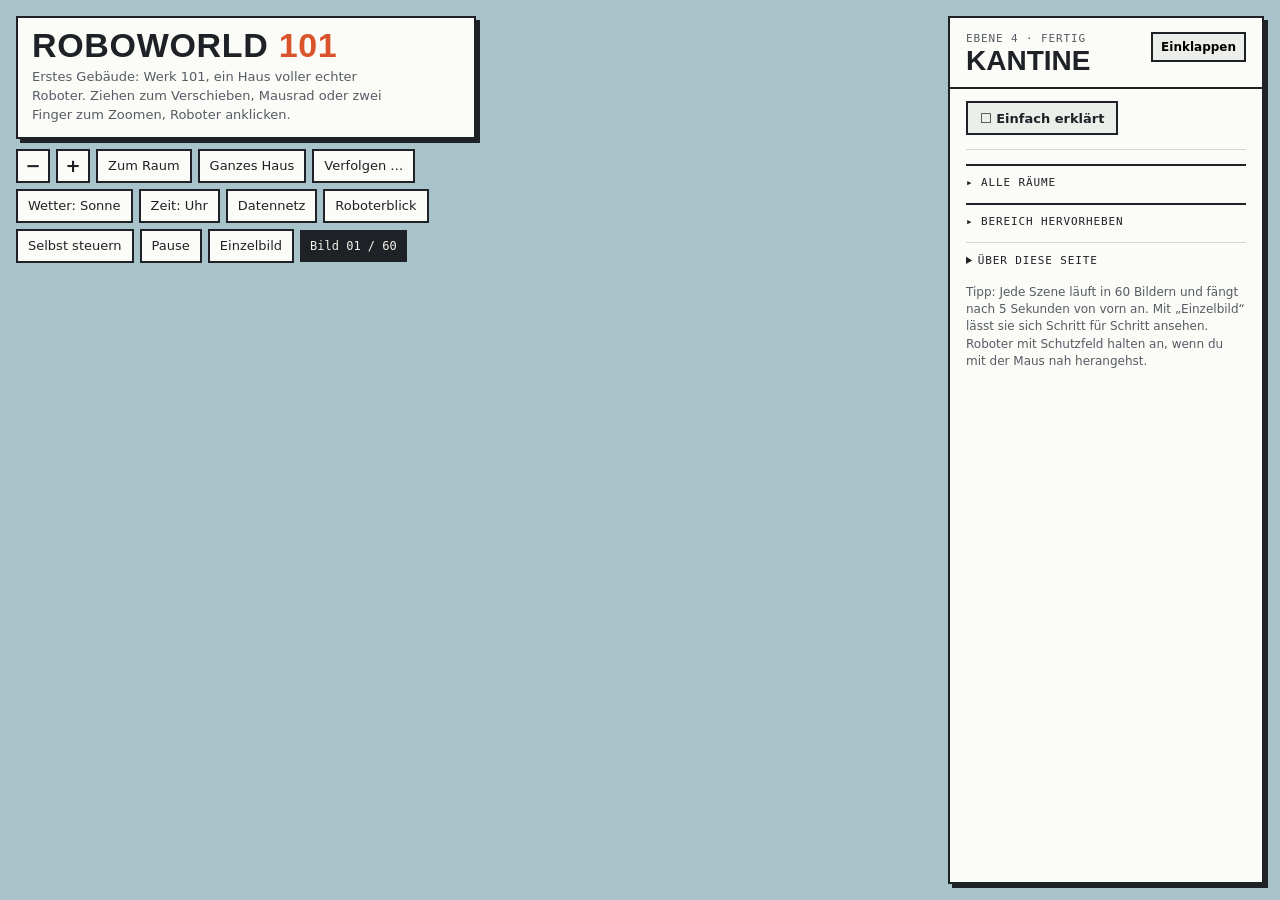
<file: index.html>
<!doctype html>
<html lang="de">
<head>
<meta charset="utf-8">
<title>RoboWorld 101</title>
<link rel="icon" href="werk101/favicon.svg" type="image/svg+xml">
<link rel="icon" href="werk101/favicon.ico" sizes="any">
<link rel="apple-touch-icon" href="werk101/apple-touch-icon.png">
<meta http-equiv="refresh" content="0; url=werk101/">
<link rel="canonical" href="werk101/">
</head>
<body>
<p>Weiter zu <a href="werk101/">RoboWorld 101</a> …</p>
</body>
</html>
</file>
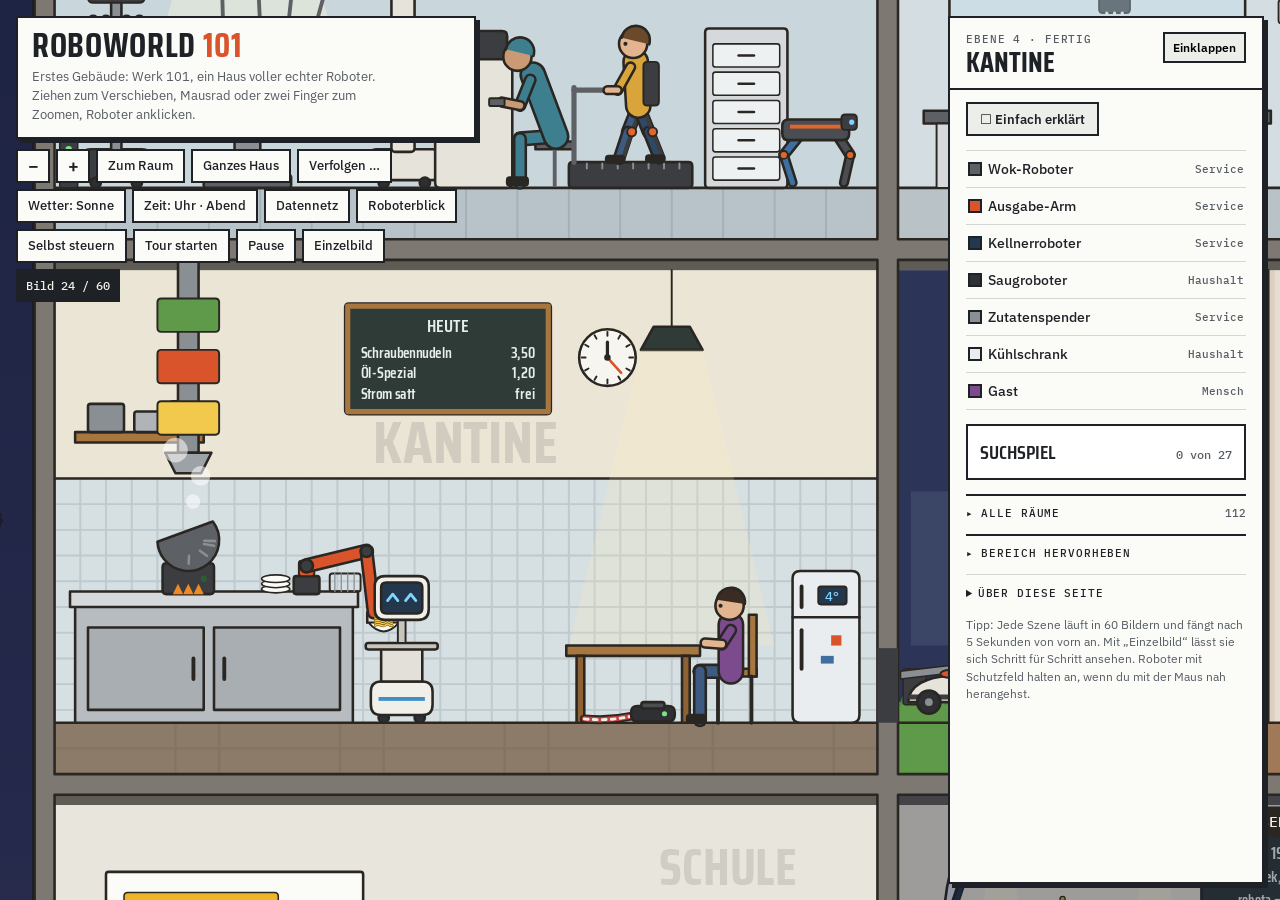
<file: werk101/index.html>
<!doctype html>
<html lang="de">
<head>
<meta charset="utf-8">
<meta name="viewport" content="width=device-width, initial-scale=1, viewport-fit=cover">
<meta name="description" content="RoboWorld 101: eine animierte Welt voller echter Roboter. Erstes Gebäude: Werk 101.">
<title>RoboWorld 101</title>
<link rel="icon" href="favicon.svg" type="image/svg+xml">
<link rel="icon" href="favicon.ico" sizes="any">
<link rel="apple-touch-icon" href="apple-touch-icon.png">
<meta name="theme-color" content="#d9542b">
<link rel="stylesheet" href="fonts/fonts.css?v=20261026e">
<style>
/* Layout: Vollbild-Leinwand mit dem Gebäudequerschnitt, schwebende Werkzeugleiste oben, Raum-Panel rechts (mobil: unten). Bewusst nur ein Look, weil die Zeichnung selbst die Farben vorgibt. */
:root {
  --ink: #1e2126;
  --ink-soft: #565c63;
  --panel: #fbfbf8;
  --line: #d5d7d2;
  --chip: #eceee9;
  --signal: #d9542b;
  --display: #23384d;
  --font-display: "Saira Condensed", "Arial Narrow", "Roboto Condensed", sans-serif;
  --font-body: "IBM Plex Sans", "Segoe UI", system-ui, sans-serif;
  --font-mono: "IBM Plex Mono", ui-monospace, "SFMono-Regular", Menlo, monospace;
  color-scheme: light;
}
html, body { height: 100%; }
body { background: #a9c3cb; color: var(--ink); font-family: var(--font-body); overflow: hidden; }
#stage { position: fixed; inset: 0; width: 100%; height: 100%; display: block; touch-action: none; cursor: grab; }
#stage.dragging { cursor: grabbing; }
#stage.over { cursor: pointer; }

.hud { position: fixed; left: 16px; top: calc(16px + env(safe-area-inset-top, 0px)); display: flex; flex-direction: column; gap: 10px; max-width: min(460px, calc(100% - 32px)); pointer-events: none; }
.hud > * { pointer-events: auto; }
.sign { background: var(--panel); border: 2px solid var(--ink); padding: 10px 14px 12px; box-shadow: 4px 4px 0 var(--ink); }
.sign h1 { margin: 0; font-family: var(--font-display); font-weight: 700; font-size: 34px; line-height: 1; letter-spacing: .02em; text-transform: uppercase; }
.sign h1 span { color: var(--signal); }
.sign p { margin: 6px 0 0; font-size: 13px; line-height: 1.45; color: var(--ink-soft); max-width: 44ch; }
.tools { display: flex; flex-wrap: wrap; gap: 6px; align-items: center; }
.tools button, .chips button { font: 500 13px/1 var(--font-body); color: var(--ink); background: var(--panel); border: 2px solid var(--ink); padding: 7px 10px; cursor: pointer; min-height: 34px; }
.tools button:hover, .chips button:hover { background: #fff; }
.tools button:focus-visible, .chips button:focus-visible, .list button:focus-visible, .panel-toggle:focus-visible { outline: 3px solid var(--signal); outline-offset: 2px; }
.tools .sq { width: 34px; padding: 0; font-size: 18px; font-weight: 600; }
.tools button[aria-pressed="true"] { background: var(--ink); color: var(--panel); }
.folge-menue { display: flex; flex-wrap: wrap; gap: 6px; width: 100%; pointer-events: auto; }
.folge-menue button { background: #f3efe4; }
.ticker { position: fixed; left: 16px; bottom: calc(16px + env(safe-area-inset-bottom, 0px)); width: min(360px, calc(100% - 32px)); display: flex; flex-direction: column; gap: 6px; z-index: 5; }
.ticker button { text-align: left; font: 12px/1.4 var(--font-mono); color: var(--ink); background: var(--panel); border: 2px solid var(--ink); box-shadow: 3px 3px 0 var(--ink); padding: 6px 9px; cursor: pointer; transition: opacity .6s; }
.av-d3 .ax-form { display: flex; gap: 6px; margin-top: 6px; }
.av-d3 .ax-form input { flex: 1; min-width: 0; font: 13px/1.3 var(--font-mono); padding: 6px 8px; border: 2px solid var(--ink); background: var(--panel); color: var(--ink); }
.av-d3 .ax-antwort p { margin: 8px 0 6px; font-size: 13px; line-height: 1.45; }
.av-d3 .ax-bsp { display: block; width: 100%; text-align: left; margin-top: 4px; font-size: 12px; }
.av-d3 .ax-knoepfe { display: flex; gap: 6px; }
.ticker .meldung { position: relative; transition: opacity .6s; }
.ticker .meldung > button:first-child { width: 100%; padding-right: 34px; }
.ticker .meldung.alt { opacity: .55; }
.ticker button.zu { position: absolute; top: 3px; right: 3px; width: 26px; height: 26px; padding: 0; text-align: center; font: 18px/1 var(--font-mono); background: none; border: none; box-shadow: none; color: var(--ink); }
.ticker button.zu:hover, .ticker button.zu:focus-visible { background: var(--ink); color: var(--panel); }
.frame { font-family: var(--font-mono); font-size: 12px; background: var(--ink); color: #f3f1ea; padding: 9px 10px; font-variant-numeric: tabular-nums; }

.panel { position: fixed; right: 16px; top: calc(16px + env(safe-area-inset-top, 0px)); bottom: calc(16px + env(safe-area-inset-bottom, 0px)); width: 312px; background: var(--panel); border: 2px solid var(--ink); box-shadow: 4px 4px 0 var(--ink); display: flex; flex-direction: column; min-height: 0; }
.panel-head { padding: 14px 16px 12px; border-bottom: 2px solid var(--ink); display: flex; justify-content: space-between; align-items: flex-start; gap: 8px; }
.eyebrow { font-family: var(--font-mono); font-size: 11px; letter-spacing: .08em; text-transform: uppercase; color: var(--ink-soft); }
.panel h2 { margin: 2px 0 0; font-family: var(--font-display); font-size: 28px; line-height: 1; text-transform: uppercase; }
.panel-toggle { display: inline-block; font: 600 12px var(--font-body); border: 2px solid var(--ink); background: var(--chip); padding: 6px 8px; cursor: pointer; }
.panel-body { overflow-y: auto; padding: 12px 16px 16px; display: flex; flex-direction: column; gap: 14px; min-height: 0; }
.progress { font-size: 12.5px; color: var(--ink-soft); }
.bar { height: 8px; border: 2px solid var(--ink); margin-top: 6px; background: repeating-linear-gradient(-45deg, #e7e2d3 0 6px, #d7d0bd 6px 12px); }
.bar i { display: block; height: 100%; width: 5.56%; background: var(--signal); }
.chips { display: flex; flex-wrap: wrap; gap: 6px; }
.fach { border-top: 2px solid var(--ink); padding-top: 10px; }
.fach summary { cursor: pointer; font-family: var(--font-mono); font-size: 11px; letter-spacing: .08em; text-transform: uppercase; color: var(--ink); display: flex; justify-content: space-between; gap: 8px; }
.fach summary:focus-visible { outline: 3px solid var(--signal); outline-offset: 2px; }
.fach summary::-webkit-details-marker { display: none; }
.fach summary span:first-child::before { content: '▸ '; }
.fach[open] summary span:first-child::before { content: '▾ '; }
.fach .zahl { color: var(--ink-soft); letter-spacing: 0; text-transform: none; }
.fach[open] summary { margin-bottom: 10px; }
.fach .suche { width: 100%; box-sizing: border-box; font: 13px var(--font-body); padding: 6px 8px; border: 2px solid var(--ink); background: #fff; color: var(--ink); margin-bottom: 10px; }
.fach .gruppe { font-family: var(--font-mono); font-size: 10.5px; letter-spacing: .06em; text-transform: uppercase; color: var(--ink-soft); width: 100%; margin: 6px 0 0; }
.fach .gruppe:first-child { margin-top: 0; }
.about .progress { margin: 0 0 10px; }
.about .bar { display: block; }
.chips button { padding: 5px 9px; min-height: 30px; font-size: 12.5px; background: var(--chip); }
.chips button[aria-pressed="true"] { background: var(--ink); color: var(--panel); }
.list { list-style: none; margin: 0; padding: 0; display: flex; flex-direction: column; border-top: 1px solid var(--line); }
.list li { border-bottom: 1px solid var(--line); }
.list button { width: 100%; display: grid; grid-template-columns: 10px 1fr auto; align-items: center; gap: 10px; text-align: left; font: 500 14px var(--font-body); color: var(--ink); background: none; border: 0; padding: 9px 2px; cursor: pointer; }
.list button:hover { background: var(--chip); }
.list button[aria-current="true"] { background: var(--ink); color: var(--panel); }
.list button[aria-current="true"] .tag { color: #c9cdd1; }
.list .dot { width: 10px; height: 10px; border: 2px solid currentColor; }
.list .tag { font-family: var(--font-mono); font-size: 11px; color: var(--ink-soft); }
.list li.dim button { opacity: .38; }
.card { border: 2px solid var(--ink); padding: 12px 14px 14px; background: #fff; }
.card[hidden] { display: none !important; }
.card h3 { margin: 0; font-family: var(--font-display); font-size: 24px; line-height: 1.05; text-transform: uppercase; }
.card .meta { display: flex; flex-wrap: wrap; gap: 6px; margin: 8px 0 10px; }
.card .meta span { font-family: var(--font-mono); font-size: 11px; background: var(--chip); padding: 3px 6px; }
.card p { margin: 0 0 8px; font-size: 13.5px; line-height: 1.5; }
.card .real { margin: 10px 0 0; padding-top: 8px; border-top: 1px dashed var(--line); font-size: 12.5px; line-height: 1.45; }
.card .real b { font-family: var(--font-mono); font-size: 11px; font-weight: 500; text-transform: uppercase; letter-spacing: .06em; color: var(--signal); }
.game { border: 2px solid var(--ink); background: #fff; padding: 10px 12px; }
.game summary { cursor: pointer; font-family: var(--font-display); font-size: 20px; text-transform: uppercase; display: flex; justify-content: space-between; align-items: baseline; gap: 8px; }
.game summary:focus-visible, .game .reset:focus-visible { outline: 3px solid var(--signal); outline-offset: 2px; }
.game .score { font-family: var(--font-mono); font-size: 12px; text-transform: none; color: var(--ink-soft); }
.game .tasks { margin: 10px 0 8px; padding-left: 20px; display: flex; flex-direction: column; gap: 6px; font-size: 13px; line-height: 1.35; }
.game .tasks li { display: flex; justify-content: space-between; gap: 10px; }
.game .tasks li b { font-family: var(--font-mono); font-weight: 500; font-size: 11.5px; color: var(--ink-soft); white-space: nowrap; }
.game .tasks li.ok span { text-decoration: line-through; color: var(--ink-soft); }
.game .tasks li.ok b { color: #2e7d32; }
.game .reset { font: 500 12px var(--font-body); border: 2px solid var(--ink); background: var(--chip); padding: 5px 9px; cursor: pointer; margin-top: 6px; }
.toast { position: fixed; left: 50%; bottom: calc(24px + env(safe-area-inset-bottom, 0px)); transform: translate(-50%, 20px); background: var(--ink); color: #f3f1ea; font: 500 14px var(--font-body); padding: 10px 16px; opacity: 0; pointer-events: none; transition: opacity .2s, transform .2s; max-width: calc(100% - 32px); z-index: 5; }
.toast.on { opacity: 1; transform: translate(-50%, 0); }
@media (prefers-reduced-motion: reduce) { .toast { transition: none; } }
.card .src { margin: 8px 0 0; font-size: 12px; }
.card .src a { color: var(--display); }
.card .note { color: var(--ink-soft); font-size: 12.5px; margin: 0; }
.about { border-top: 1px solid var(--line); padding-top: 10px; font-size: 12.5px; line-height: 1.5; color: var(--ink-soft); }
.about summary { cursor: pointer; font-family: var(--font-mono); font-size: 11px; letter-spacing: .08em; text-transform: uppercase; color: var(--ink); }
.about summary:focus-visible { outline: 3px solid var(--signal); outline-offset: 2px; }
.about p { margin: 8px 0 0; }
.about a { color: var(--display); }
.simple { align-self: flex-start; font: 600 13px var(--font-body); color: var(--ink); background: var(--chip); border: 2px solid var(--ink); padding: 6px 12px; cursor: pointer; min-height: 34px; }
.simple::before { content: "☐ "; }
.simple[aria-pressed="true"]::before { content: "☑ "; }
.simple:focus-visible { outline: 3px solid var(--signal); outline-offset: 2px; }
.tourbox { position: fixed; left: 16px; bottom: calc(16px + env(safe-area-inset-bottom, 0px)); width: min(420px, calc(100% - 32px)); background: var(--panel); border: 2px solid var(--ink); box-shadow: 4px 4px 0 var(--ink); padding: 12px 14px 14px; z-index: 6; }
.tourbox[hidden] { display: none !important; }
.tourbox .tour-step { font-family: var(--font-mono); font-size: 11px; letter-spacing: .08em; text-transform: uppercase; color: var(--ink-soft); }
.tourbox h2 { margin: 4px 0 6px; font-family: var(--font-display); font-size: 26px; line-height: 1; text-transform: uppercase; }
.tourbox p { margin: 0 0 10px; font-size: 14px; line-height: 1.5; }
.tour-nav { display: flex; gap: 6px; }
.tour-nav button { font: 500 13px var(--font-body); border: 2px solid var(--ink); background: var(--chip); padding: 6px 12px; cursor: pointer; min-height: 34px; }
.tour-nav .tb-next { background: var(--ink); color: var(--panel); }
.tour-nav button:disabled { opacity: .4; cursor: default; }
.tour-nav button:focus-visible { outline: 3px solid var(--signal); outline-offset: 2px; }
@media (max-width: 760px) { .tourbox { top: 120px; bottom: auto; } }
.hint { font-size: 12px; color: var(--ink-soft); line-height: 1.45; margin: 0; }

.panel.collapsed { bottom: auto; }
.panel.collapsed .panel-body { display: none; }
@media (max-width: 760px) {
  .sign h1 { font-size: 26px; }
  .sign p { display: none; }
  .panel { top: auto; left: 16px; right: 16px; width: auto; max-height: 46vh; }
  .panel.collapsed .panel-body { display: none; }
  .panel-toggle { display: inline-block; }
}
@media (min-width: 761px) and (max-width: 1080px) { .panel { width: 280px; } }
</style>
<style>[hidden]{display:none!important}html,body{margin:0}</style>
</head>
<body>


<canvas id="stage" aria-label="Animierter Querschnitt durch das Roboterhaus Werk 101" role="img"></canvas>

<div class="hud">
  <div class="sign">
    <h1>RoboWorld <span>101</span></h1>
    <p>Erstes Gebäude: Werk 101, ein Haus voller echter Roboter. Ziehen zum Verschieben, Mausrad oder zwei Finger zum Zoomen, Roboter anklicken.</p>
  </div>
  <div class="tools" role="toolbar" aria-label="Ansicht">
    <button class="sq" id="zoomOut" aria-label="Verkleinern">−</button>
    <button class="sq" id="zoomIn" aria-label="Vergrößern">+</button>
    <button id="goRoom">Zum Raum</button>
    <button id="goAll">Ganzes Haus</button>
    <button id="follow" aria-pressed="false">Verfolgen …</button>
    <button id="wetter">Wetter: Sonne</button>
    <button id="tageszeit" title="Tageszeit: nach Uhr oder fest">Zeit: Uhr</button>
    <button id="netz" aria-pressed="false">Datennetz</button>
    <button id="blick" aria-pressed="false" title="So ungefähr sieht ein Roboter: Kamera mit Erkennung oder Wärmebild">Roboterblick</button>
    <button id="avatarBtn" aria-pressed="false">Selbst steuern</button>
    <button id="play" aria-pressed="false">Pause</button>
    <button id="step">Einzelbild</button>
    <span class="frame" id="frame" aria-live="off">Bild 01 / 60</span>
  </div>
</div>

<div class="ticker" id="ticker" aria-live="polite"></div>
<aside class="panel" id="panel" aria-label="Raum und Roboter">
  <div class="panel-head">
    <div>
      <div class="eyebrow" id="roomLevel">Ebene 4 · fertig</div>
      <h2 id="roomName">Kantine</h2>
    </div>
    <button class="panel-toggle" id="panelToggle" aria-expanded="true">Einklappen</button>
  </div>
  <div class="panel-body">
    <button type="button" class="simple" id="simple" aria-pressed="false">Einfach erklärt</button>
    <ul class="list" id="list"></ul>
    <article class="card" id="card" hidden>
      <h3 id="cardName"></h3>
      <div class="meta" id="cardMeta"></div>
      <p id="cardFact"></p>
      <p class="note" id="cardNote"></p>
      <p class="real" id="cardReal" hidden></p>
      <p class="src" id="cardSrc" hidden></p>
    </article>
    <details class="fach" id="raeume">
      <summary><span>Alle Räume</span> <span class="zahl" id="raeumeZahl"></span></summary>
      <input type="search" class="suche" id="raumSuche" placeholder="Raum suchen, z. B. Hafen" aria-label="Raum suchen">
      <div class="chips" id="rooms"></div>
    </details>
    <details class="fach" id="bereiche">
      <summary><span>Bereich hervorheben</span> <span class="zahl" id="bereichAktiv"></span></summary>
      <div class="chips" id="chips"></div>
    </details>
    <details class="about">
      <summary>Über diese Seite</summary>
      <p class="progress"><span id="progressText"></span><span class="bar" aria-hidden="true"><i></i></span></p>
      <p>RoboWorld 101 ist ein Projekt von <a href="https://github.com/Thorlogy/RoboWorld101">Thorlogy</a>. Das erste Gebäude, Werk 101, zeigt echte Robotertypen in gezeichneten Szenen.</p>
      <p>Alle Zeichnungen sind eigene, vereinfachte Darstellungen. Firmen und Produkte stehen nur in den Fakten; die Seite ist mit keiner davon verbunden.</p>
      <p>Fast jede Karte nennt eine Quelle. Stand der Fakten: Oktober 2026. Einen Fehler gefunden? Gern als <a href="https://github.com/Thorlogy/RoboWorld101/issues">Hinweis auf GitHub</a>.</p>
      <p>Keine Cookies, kein Tracking. Die Seite liegt bei GitHub Pages und lädt sonst nichts von fremden Servern; Quellenlinks öffnen sich erst beim Anklicken. Den Stand des Suchspiels speichert nur dein Browser.</p>
      <p>Schriften: IBM Plex und Saira Condensed, SIL Open Font License, lokal eingebunden (<a href="fonts/OFL.txt">Lizenz</a>).</p>
    </details>
    <p class="hint" id="hint">Tipp: Jede Szene läuft in 60 Bildern und fängt nach 5 Sekunden von vorn an. Mit „Einzelbild“ lässt sie sich Schritt für Schritt ansehen. Roboter mit Schutzfeld halten an, wenn du mit der Maus nah herangehst.</p>
  </div>
</aside>

<script src="kit.js?v=20261026e"></script>
<script src="rooms/kantine.js?v=20261026e"></script>
<script src="rooms/fertigung.js?v=20261026e"></script>
<script src="rooms/lager.js?v=20261026e"></script>
<script src="rooms/kranken.js?v=20261026e"></script>
<script src="rooms/wohnen.js?v=20261026e"></script>
<script src="rooms/sport.js?v=20261026e"></script>
<script src="rooms/museum.js?v=20261026e"></script>
<script src="rooms/drohnen.js?v=20261026e"></script>
<script src="rooms/bergwerk.js?v=20261026e"></script>
<script src="rooms/satellit.js?v=20261026e"></script>
<script src="rooms/labor.js?v=20261026e"></script>
<script src="rooms/schule.js?v=20261026e"></script>
<script src="rooms/pruef.js?v=20261026e"></script>
<script src="rooms/garage.js?v=20261026e"></script>
<script src="rooms/eingang.js?v=20261026e"></script>
<script src="rooms/stall.js?v=20261026e"></script>
<script src="rooms/kat.js?v=20261026e"></script>
<script src="rooms/tiefsee.js?v=20261026e"></script>
<script src="rooms/mars.js?v=20261026e"></script>
<script src="rooms/apotheke.js?v=20261026e"></script>
<script src="rooms/supermarkt.js?v=20261026e"></script>
<script src="rooms/film.js?v=20261026e"></script>
<script src="rooms/recycling.js?v=20261026e"></script>
<script src="rooms/hafen.js?v=20261026e"></script>
<script src="rooms/lernen.js?v=20261026e"></script>
<script src="rooms/buecher.js?v=20261026e"></script>
<script src="rooms/baustelle.js?v=20261026e"></script>
<script src="rooms/aussen.js?v=20261026e"></script>
<script src="rooms/feld.js?v=20261026e"></script>
<script src="rooms/energie.js?v=20261026e"></script>
<script src="rooms/solar.js?v=20261026e"></script>
<script src="rooms/flughafen.js?v=20261026e"></script>
<script src="rooms/tief.js?v=20261026e"></script>
<script src="rooms/ubahn.js?v=20261026e"></script>
<script src="rooms/ubahn2.js?v=20261026e"></script>
<script src="rooms/vortrieb.js?v=20261026e"></script>
<script src="rooms/spielhalle.js?v=20261026e"></script>
<script src="rooms/denkspiele.js?v=20261026e"></script>
<script src="rooms/schulweg.js?v=20261026e"></script>
<script src="rooms/campus.js?v=20261026e"></script>
<script src="rooms/dunkel.js?v=20261026e"></script>
<script src="rooms/montage.js?v=20261026e"></script>
<script src="rooms/rechenzentrum.js?v=20261026e"></script>
<script src="rooms/haus104.js?v=20261026e"></script>
<script src="rooms/chipfabrik.js?v=20261026e"></script>
<script src="nachrichten.js?v=n20261128"></script>
<script src="rooms/sendeturm.js?v=20261026e"></script>
<script src="rooms/bibliothek.js?v=20261026e"></script>
<script src="rooms/bahn.js?v=20261026e"></script>
<script src="rooms/paket.js?v=20261026e"></script>
<script src="rooms/farm.js?v=20261026e"></script>
<script src="rooms/rechts.js?v=20261026e"></script>
<script src="rooms/extras.js?v=20261026e"></script>
<script src="rooms/seehafen.js?v=20261026e"></script>
<script src="rooms/meer.js?v=20261026e"></script>
<script src="rooms/graben.js?v=20261026e"></script>
<script src="rooms/arktis.js?v=20261026e"></script>
<script src="rooms/mine.js?v=20261026e"></script>
<script src="rooms/stausee.js?v=20261026e"></script>
<script src="rooms/gebirge.js?v=20261026e"></script>
<script src="rooms/wueste.js?v=20261026e"></script>
<script src="rooms/wasser.js?v=20261026e"></script>
<script src="rooms/uebergang.js?v=20261026e"></script>
<script src="rooms/mond.js?v=20261026e"></script>
<script src="kinder.js?v=20261026e"></script>
<script src="runners.js?v=20261026e"></script>
<script src="himmel.js?v=20261026e"></script>
<script src="welt.js?v=20261026e"></script>
<script src="avatar.js?v=20261026e"></script>
<script src="wander.js?v=20261026e"></script>
<script src="kreislauf.js?v=20261026e"></script>
<script src="stoerung.js?v=20261026e"></script>
<script src="meldungen.js?v=20261026e"></script>
<script src="engine.js?v=20261026e"></script>
<script src="netz.js?v=20261026e"></script>
<script src="blick.js?v=20261026e"></script>
<script src="game.js?v=20261026e"></script>
<script src="tour.js?v=20261026e"></script>
<script src="auskunft.js?v=20261026e"></script>

</body>
</html>
</file>
<file: werk101/fonts/fonts.css>
/* Schriften lokal, ohne Verbindung zu Google. Lizenz: OFL.txt */
@font-face { font-family: "IBM Plex Sans"; font-style: normal; font-weight: 400; font-display: swap; src: url("ibm-plex-sans-latin-400-normal.woff2") format("woff2"); }
@font-face { font-family: "IBM Plex Sans"; font-style: normal; font-weight: 500; font-display: swap; src: url("ibm-plex-sans-latin-500-normal.woff2") format("woff2"); }
@font-face { font-family: "IBM Plex Sans"; font-style: normal; font-weight: 600; font-display: swap; src: url("ibm-plex-sans-latin-600-normal.woff2") format("woff2"); }
@font-face { font-family: "IBM Plex Mono"; font-style: normal; font-weight: 500; font-display: swap; src: url("ibm-plex-mono-latin-500-normal.woff2") format("woff2"); }
@font-face { font-family: "Saira Condensed"; font-style: normal; font-weight: 600; font-display: swap; src: url("saira-condensed-latin-600-normal.woff2") format("woff2"); }
@font-face { font-family: "Saira Condensed"; font-style: normal; font-weight: 700; font-display: swap; src: url("saira-condensed-latin-700-normal.woff2") format("woff2"); }
</file>
